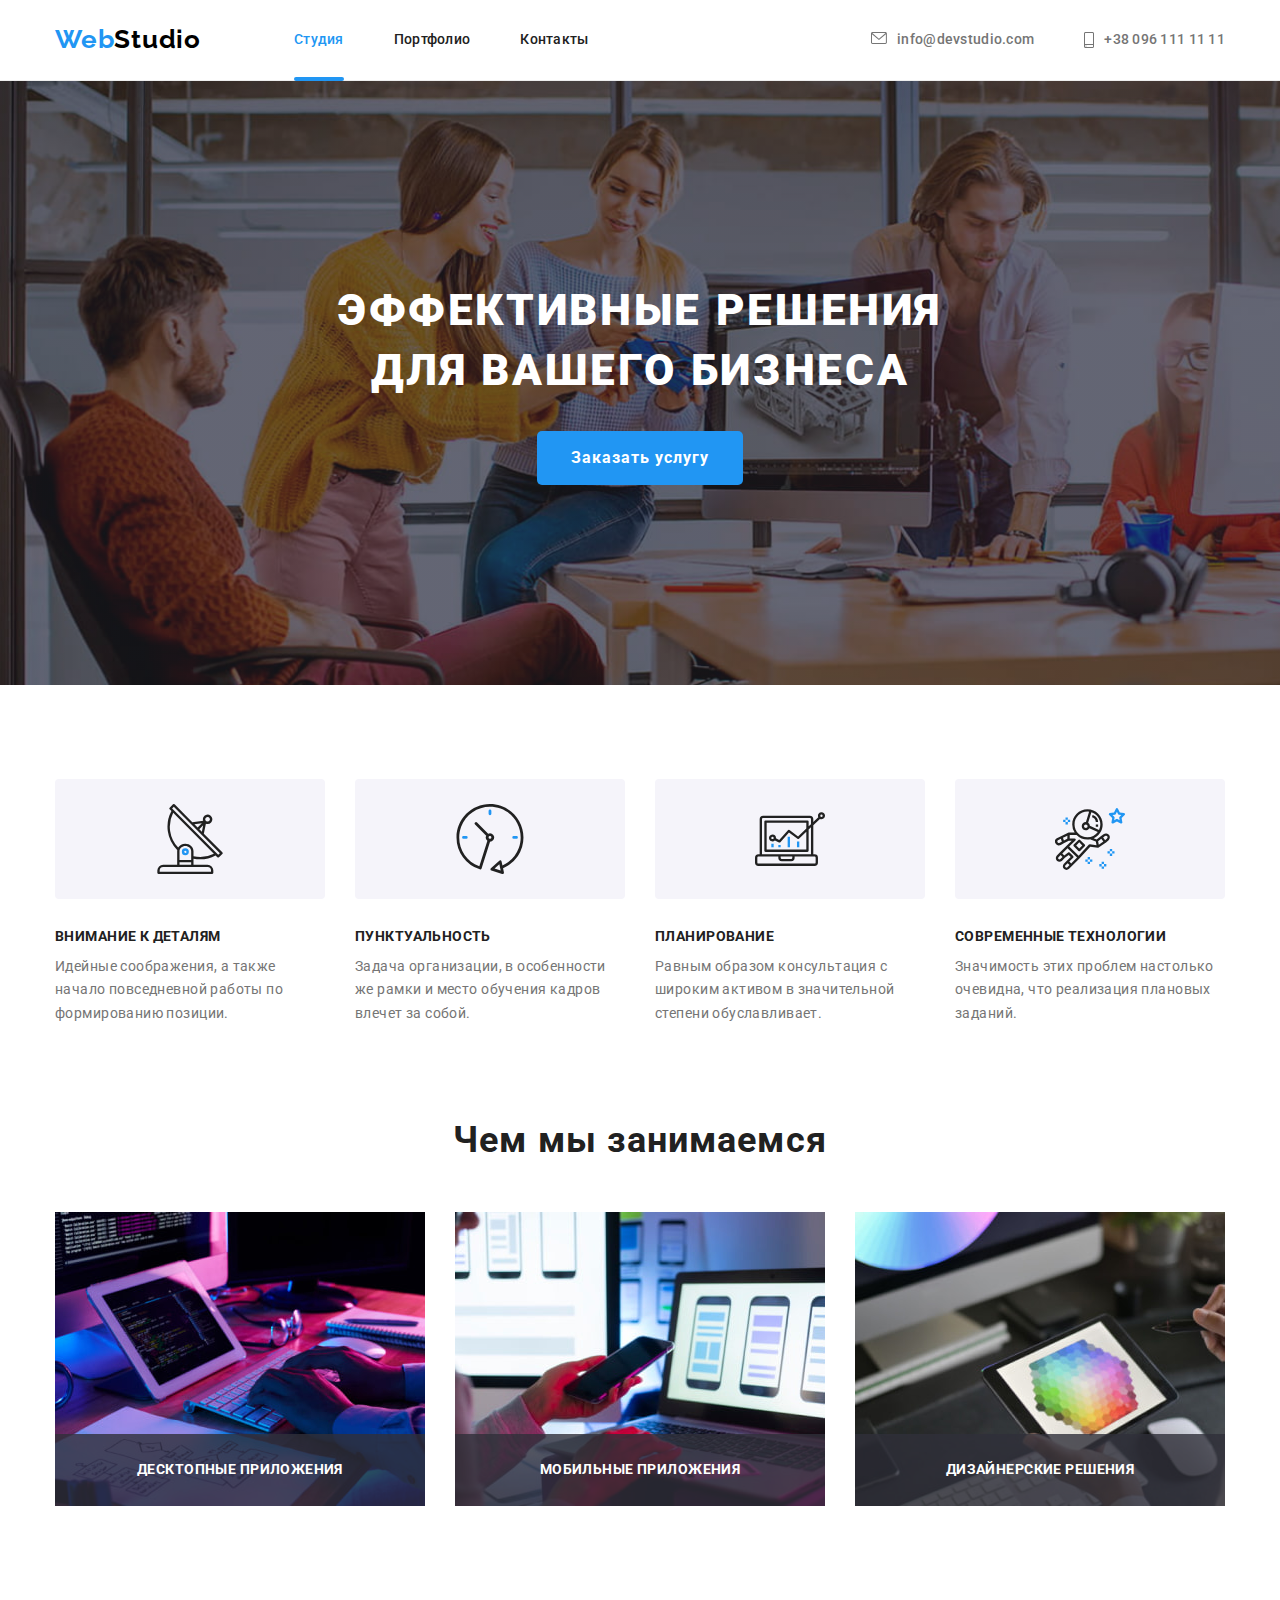
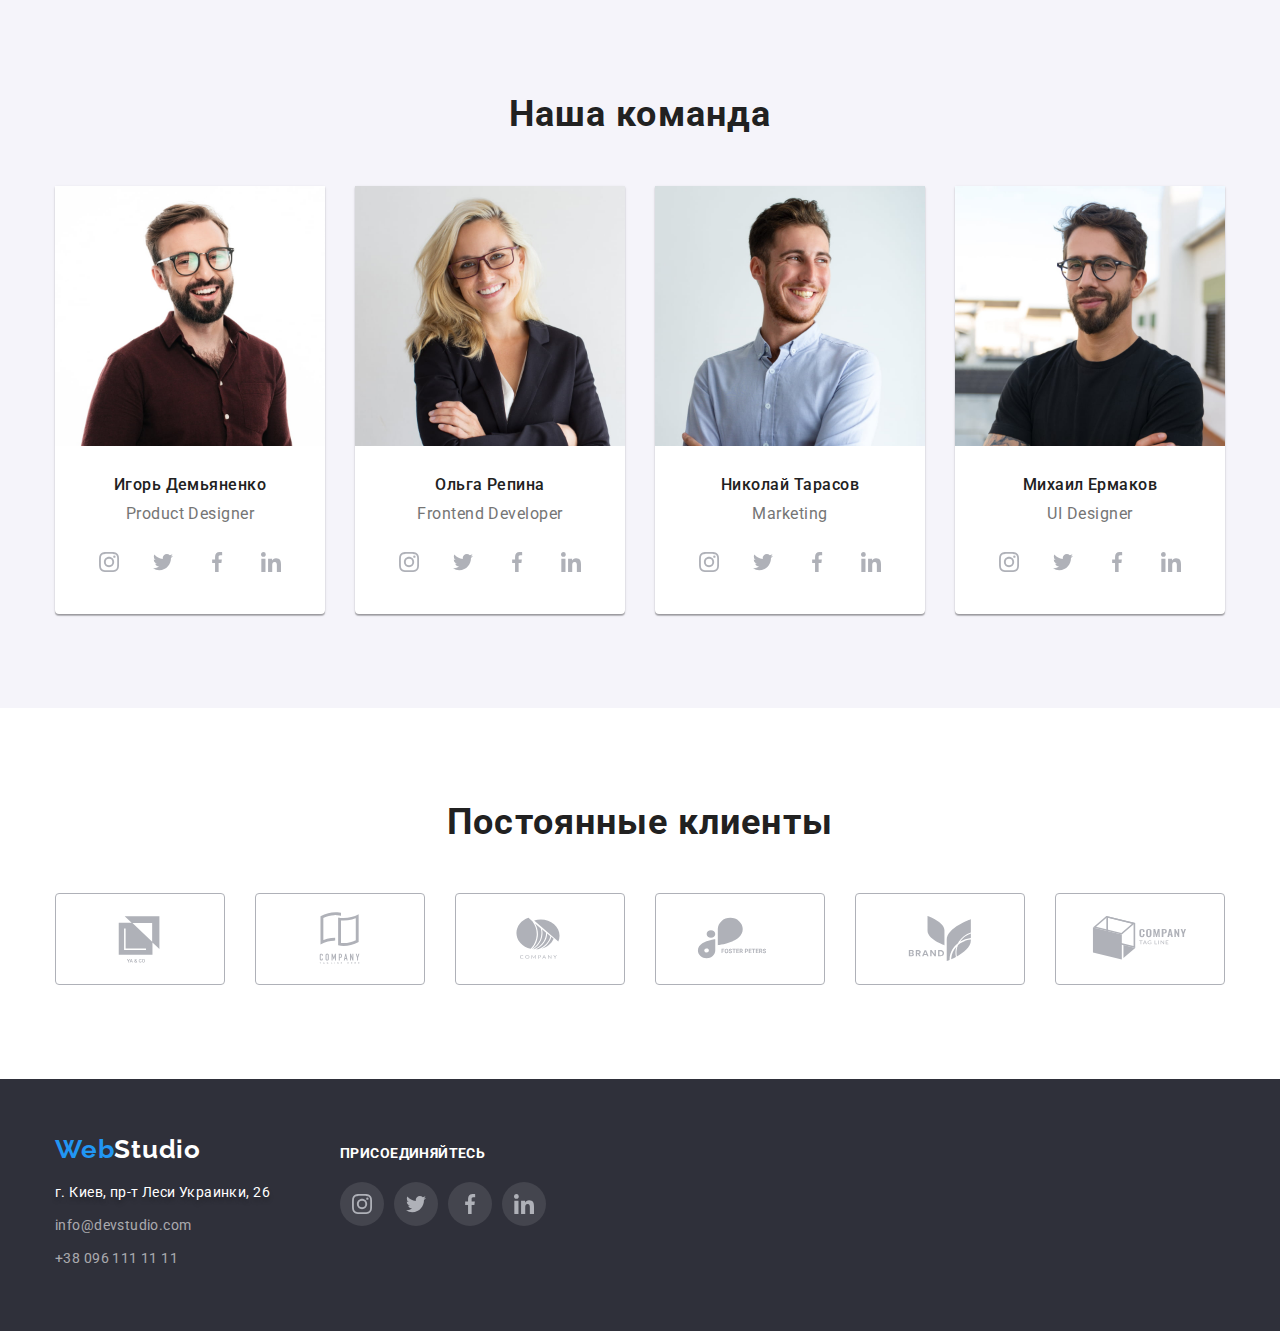
<file: index.html>
<!DOCTYPE html>
<html lang="ru">
  <head>
    <meta charset="UTF-8" />
    <meta http-equiv="X-UA-Compatible" content="IE=edge" />
    <meta name="viewport" content="width=device-width, initial-scale=1.0" />
    <title>Document</title>
    <link rel="preconnect" href="https://fonts.googleapis.com" />
    <link rel="preconnect" href="https://fonts.gstatic.com" crossorigin />
    <link rel="preconnect" href="https://fonts.googleapis.com" />
    <link rel="preconnect" href="https://fonts.gstatic.com" crossorigin />
    <link
      href="https://fonts.googleapis.com/css2?family=Raleway:wght@700&family=Roboto:wght@400;500;700;900&display=swap"
      rel="stylesheet"
    />
    <link
      rel="stylesheet"
      href="https://cdnjs.cloudflare.com/ajax/libs/modern-normalize/1.1.0/modern-normalize.min.css
    "
    />
    <link rel="stylesheet" href="./styles/style.css" />
  </head>

  <body data-page>
    <header class="header">
      <div class="container header-container">
        <a href="WebStudio" class="logo">
          <span class="logo-first-word">Web</span
          ><span class="logo-second-word">Studio</span></a
        >
        <nav class="header-div">
          <ul class="main-nav">
            <li class="header-list-item">
              <a
                href="./index.html"
                class="link header-link nav-link current-link"
                >Студия</a
              >
            </li>

            <li class="header-list-item">
              <a href="./Portfolio.html" class="link header-link nav-link"
                >Портфолио</a
              >
            </li>

            <li class="header-list-item">
              <a href="Контакты" class="link header-link nav-link">Контакты</a>
            </li>
          </ul>
        </nav>

        <div class="secondsry-nav-div">
          <ul class="secondsry-nav">
            <li class="contact-list-item">
              <a
                href="mailto:info@devstudio.com"
                class="header-contact-link mail"
                ><svg class="contact-svg" width="16" height="12">
                  <use href="./image/icons.svg#mail"></use>
                </svg>
                info@devstudio.com</a
              >
            </li>
            <li class="contact-list-item">
              <a href="tel:+380961111111" class="header-contact-link phone">
                <svg class="contact-svg" width="10" height="16">
                  <use href="./image/icons.svg#phone"></use></svg
                >+38 096 111 11 11</a
              >
            </li>
          </ul>
        </div>
      </div>
    </header>

    <main>
      <!-- Секция герой -->
      <section class="hero">
        <div class="container">
          <h1 class="hero-title">
            Эффективные решения<br />для вашего бизнеса
          </h1>
          <button class="btn" type="button" data-modal-open>
            Заказать услугу
          </button>
        </div>
      </section>

      <!--Список преимуществ-->
      <section class="benefits">
        <div class="container">
          <h2 class="visually-hidden">Список преимуществ</h2>
          <ul class="benefits-list">
            <li class="benefits-list-item">
              <div class="benefits-svg-div">
                <svg width="70" height="70">
                  <use href="./image/icons.svg#feature1"></use>
                </svg>
              </div>
              <h3 class="benefits-title">Внимание к деталям</h3>
              <p class="benefits-text">
                Идейные соображения, а также начало повседневной работы по
                формированию позиции.
              </p>
            </li>

            <li class="benefits-list-item">
              <div class="benefits-svg-div">
                <svg width="70" height="70">
                  <use href="./image/icons.svg#feature2"></use>
                </svg>
              </div>
              <h3 class="benefits-title">Пунктуальность</h3>
              <p class="benefits-text">
                Задача организации, в особенности же рамки и место обучения
                кадров влечет за собой.
              </p>
            </li>

            <li class="benefits-list-item">
              <div class="benefits-svg-div">
                <svg width="70" height="70">
                  <use href="./image/icons.svg#feature3"></use>
                </svg>
              </div>
              <h3 class="benefits-title">Планирование</h3>
              <p class="benefits-text">
                Равным образом консультация с широким активом в значительной
                степени обуславливает.
              </p>
            </li>

            <li class="benefits-list-item">
              <div class="benefits-svg-div">
                <svg width="70" height="70">
                  <use href="./image/icons.svg#feature4"></use>
                </svg>
              </div>
              <h3 class="benefits-title">Современные технологии</h3>
              <p class="benefits-text">
                Значимость этих проблем настолько очевидна, что реализация
                плановых заданий.
              </p>
            </li>
          </ul>
        </div>
      </section>

      <!--Чем мы занимаемся-->
      <section class="our-work">
        <div class="container">
          <h2 class="work-title">Чем мы занимаемся</h2>
          <ul class="our-works-list">
            <li class="list-item">
              <div class="work-card-title-div">
                <img
                  src="./image/studio/what-we-do1.jpg"
                  alt="Рабочий процесс"
                  width="370"
                />
                <p class="work-card-title">Десктопные приложения</p>
              </div>
            </li>

            <li class="list-item">
              <div class="work-card-title-div">
                <img
                  src="./image/studio/what-we-do2.jpg"
                  alt="Рабочий процесс"
                  width="370"
                />
                <p class="work-card-title">Мобильные приложения</p>
              </div>
            </li>

            <li class="list-item">
              <div class="work-card-title-div">
                <img
                  src="./image/studio/what-we-do3.jpg"
                  alt="Рабочий процесс"
                  width="370"
                />
                <p class="work-card-title">Дизайнерские решения</p>
              </div>
            </li>
          </ul>
        </div>
      </section>

      <!--Наша команда-->
      <section class="team">
        <div class="container">
          <h2 class="team-title">Наша команда</h2>
          <ul class="team-list">
            <li class="list-item">
              <div class="team-card">
                <img
                  src="./image/studio/worker1.jpg"
                  alt="Работник 1"
                  width="270"
                />
                <div class="workers-title-div">
                  <h3 class="workers-name">Игорь Демьяненко</h3>
                  <p class="worker-position">Product Designer</p>
                  <ul class="team-svg-list">
                    <li>
                      <a href="" class="team-svg-card" aria-label="socialmedia">
                        <svg class="team-svg" width="20px" height="20px">
                          <use href="./image/icons.svg#instagram"></use>
                        </svg>
                      </a>
                    </li>

                    <li>
                      <a href="" class="team-svg-card" aria-label="socialmedia">
                        <svg class="team-svg" width="20px" height="20px">
                          <use href="./image/icons.svg#twitter"></use>
                        </svg>
                      </a>
                    </li>

                    <li>
                      <a href="" class="team-svg-card" aria-label="socialmedia">
                        <svg class="team-svg" width="20px" height="20px">
                          <use href="./image/icons.svg#facebook"></use>
                        </svg>
                      </a>
                    </li>

                    <li>
                      <a href="" class="team-svg-card" aria-label="socialmedia">
                        <svg class="team-svg" width="20px" height="20px">
                          <use href="./image/icons.svg#linkedin"></use>
                        </svg>
                      </a>
                    </li>
                  </ul>
                </div>
              </div>
            </li>

            <li class="list-item">
              <div class="team-card">
                <img
                  src="./image/studio/worker2.jpg"
                  alt="Работник 2"
                  width="270"
                />
                <div class="workers-title-div">
                  <h3 class="workers-name">Ольга Репина</h3>
                  <p class="worker-position">Frontend Developer</p>
                  <ul class="team-svg-list">
                    <li>
                      <a href="" class="team-svg-card" aria-label="socialmedia">
                        <svg class="team-svg" width="20px" height="20px">
                          <use href="./image/icons.svg#instagram"></use>
                        </svg>
                      </a>
                    </li>

                    <li>
                      <a href="" class="team-svg-card" aria-label="socialmedia">
                        <svg class="team-svg" width="20px" height="20px">
                          <use href="./image/icons.svg#twitter"></use>
                        </svg>
                      </a>
                    </li>

                    <li>
                      <a href="" class="team-svg-card" aria-label="socialmedia">
                        <svg class="team-svg" width="20px" height="20px">
                          <use href="./image/icons.svg#facebook"></use>
                        </svg>
                      </a>
                    </li>

                    <li>
                      <a href="" class="team-svg-card" aria-label="socialmedia">
                        <svg class="team-svg" width="20px" height="20px">
                          <use href="./image/icons.svg#linkedin"></use>
                        </svg>
                      </a>
                    </li>
                  </ul>
                </div>
              </div>
            </li>

            <li class="list-item">
              <div class="team-card">
                <img
                  src="./image/studio/worker3.jpg"
                  alt="Работник 3"
                  width="270"
                />
                <div class="workers-title-div">
                  <h3 class="workers-name">Николай Тарасов</h3>
                  <p class="worker-position">Marketing</p>
                  <ul class="team-svg-list">
                    <li>
                      <a href="" class="team-svg-card" aria-label="socialmedia">
                        <svg class="team-svg" width="20px" height="20px">
                          <use href="./image/icons.svg#instagram"></use>
                        </svg>
                      </a>
                    </li>

                    <li>
                      <a href="" class="team-svg-card" aria-label="socialmedia">
                        <svg class="team-svg" width="20px" height="20px">
                          <use href="./image/icons.svg#twitter"></use>
                        </svg>
                      </a>
                    </li>

                    <li>
                      <a href="" class="team-svg-card" aria-label="socialmedia">
                        <svg class="team-svg" width="20px" height="20px">
                          <use href="./image/icons.svg#facebook"></use>
                        </svg>
                      </a>
                    </li>

                    <li>
                      <a href="" class="team-svg-card" aria-label="socialmedia">
                        <svg class="team-svg" width="20px" height="20px">
                          <use href="./image/icons.svg#linkedin"></use>
                        </svg>
                      </a>
                    </li>
                  </ul>
                </div>
              </div>
            </li>

            <li class="list-item">
              <div class="team-card">
                <img
                  src="./image/studio/worker4.jpg"
                  alt="Работник 4"
                  width="270"
                />
                <div class="workers-title-div">
                  <h3 class="workers-name">Михаил Ермаков</h3>
                  <p class="worker-position">UI Designer</p>
                  <ul class="team-svg-list">
                    <li>
                      <a href="" class="team-svg-card" aria-label="socialmedia">
                        <svg class="team-svg" width="20px" height="20px">
                          <use href="./image/icons.svg#instagram"></use>
                        </svg>
                      </a>
                    </li>

                    <li>
                      <a href="" class="team-svg-card" aria-label="socialmedia">
                        <svg class="team-svg" width="20px" height="20px">
                          <use href="./image/icons.svg#twitter"></use>
                        </svg>
                      </a>
                    </li>

                    <li>
                      <a href="" class="team-svg-card" aria-label="socialmedia">
                        <svg class="team-svg" width="20px" height="20px">
                          <use href="./image/icons.svg#facebook"></use>
                        </svg>
                      </a>
                    </li>

                    <li>
                      <a href="" class="team-svg-card" aria-label="socialmedia">
                        <svg class="team-svg" width="20px" height="20px">
                          <use href="./image/icons.svg#linkedin"></use>
                        </svg>
                      </a>
                    </li>
                  </ul>
                </div>
              </div>
            </li>
          </ul>
        </div>
      </section>

      <!-- Клиенты -->
      <section class="clients">
        <div class="container">
          <h2 class="clients-title">Постоянные клиенты</h2>
          <ul class="clients-list">
            <li class="clients-list-item">
              <a href="" aria-label="клиент" class="clients-link">
                <svg class="clients-logo" width="106" height="60">
                  <use href="./image/icons.svg#client1"></use>
                </svg>
              </a>
            </li>

            <li class="clients-list-item">
              <a href="" aria-label="клиент" class="clients-link">
                <svg class="clients-logo" width="106" height="60">
                  <use href="./image/icons.svg#client2"></use>
                </svg>
              </a>
            </li>

            <li class="clients-list-item">
              <a href="" aria-label="клиент" class="clients-link">
                <svg class="clients-logo" width="106" height="60">
                  <use href="./image/icons.svg#client3"></use>
                </svg>
              </a>
            </li>

            <li class="clients-list-item">
              <a href="" aria-label="клиент" class="clients-link">
                <svg class="clients-logo" width="106" height="60">
                  <use href="./image/icons.svg#client4"></use>
                </svg>
              </a>
            </li>

            <li class="clients-list-item">
              <a href="" aria-label="клиент" class="clients-link">
                <svg class="clients-logo" width="106" height="60">
                  <use href="./image/icons.svg#client5"></use>
                </svg>
              </a>
            </li>

            <li class="clients-list-item">
              <a href="" aria-label="клиент" class="clients-link">
                <svg class="clients-logo" width="106" height="60">
                  <use href="./image/icons.svg#client6"></use>
                </svg>
              </a>
            </li>
          </ul>
        </div>
      </section>
    </main>

    <!-- Футер -->
    <footer class="footer">
      <div class="container footer-block">
        <div class="footer-container">
          <a href="WebStudio" class="logo">
            <span class="logo-first-word">Web</span
            ><span class="logo-white-word">Studio</span></a
          >

          <a
            href="https://goo.gl/maps/T2ZpNwHjRuijeioPA"
            class="link adress"
            target="«_blank»"
            rel="noopener noreferrer"
          >
            г. Киев, пр-т Леси Украинки, 26
          </a>

          <a href="mailto:info@devstudio.com" class="footer-contact-link"
            >info@devstudio.com</a
          >

          <a href="tel:+380961111111" class="footer-contact-link"
            >+38 096 111 11 11</a
          >
        </div>

        <div>
          <p class="footer-title">присоединяйтесь</p>
          <ul class="team-svg-list">
            <li>
              <a href="" aria-label="Socialmedia" class="social-link">
                <svg class="social-link-svg" width="20px" height="20px">
                  <use href="./image/icons.svg#instagram"></use>
                </svg>
              </a>
            </li>

            <li>
              <a href="" aria-label="Socialmedia" class="social-link">
                <svg class="social-link-svg" width="20px" height="20px">
                  <use href="./image/icons.svg#twitter"></use>
                </svg>
              </a>
            </li>

            <li>
              <a href="" aria-label="Socialmedia" class="social-link">
                <svg class="social-link-svg" width="20px" height="20px">
                  <use href="./image/icons.svg#facebook"></use>
                </svg>
              </a>
            </li>

            <li>
              <a href="" aria-label="Socialmedia" class="social-link">
                <svg class="social-link-svg" width="20px" height="20px">
                  <use href="./image/icons.svg#linkedin"></use>
                </svg>
              </a>
            </li>
          </ul>
        </div>
      </div>
    </footer>

    <!-- Модальное окно -->
    <div class="backdrop is-hidden" data-modal>
      <div class="modal">
        <button class="modal-close-btn" type="button" data-modal-close>
          <svg class="modal-svg" width="18" height="18">
            <use href="./image/icons.svg#close"></use>
          </svg>
        </button>
      </div>
    </div>
    <script src="./modal.js"></script>
  </body>
</html>
</file>
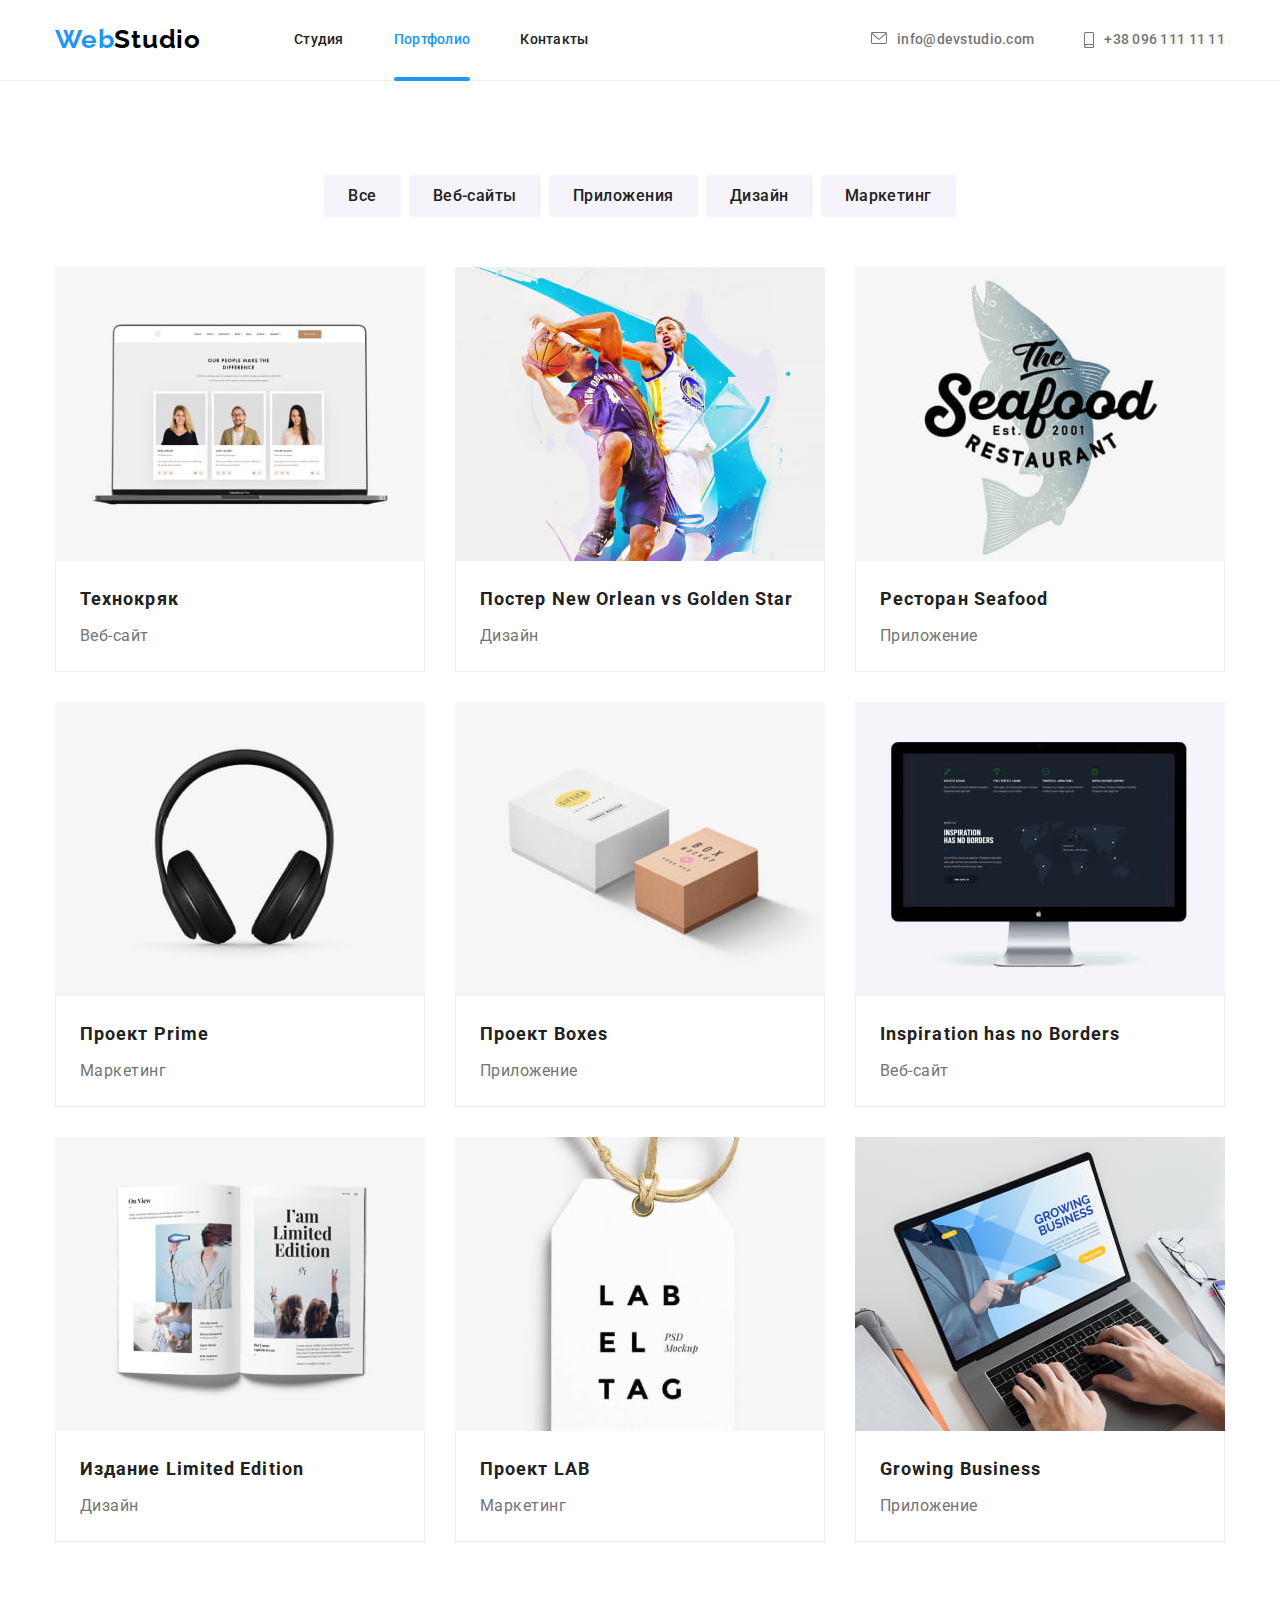
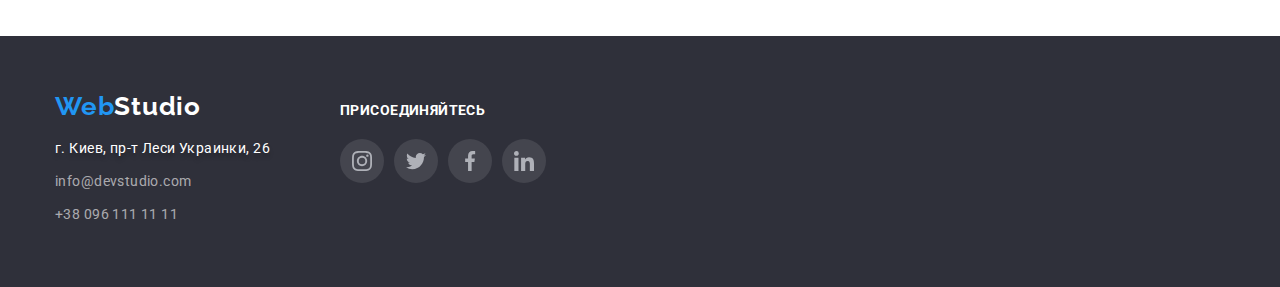
<file: Portfolio.html>
<!DOCTYPE html>
<html lang="ru">
  <head>
    <meta charset="UTF-8" />
    <meta http-equiv="X-UA-Compatible" content="IE=edge" />
    <meta name="viewport" content="width=device-width, initial-scale=1.0" />
    <title>Document</title>
    <link rel="preconnect" href="https://fonts.googleapis.com" />
    <link rel="preconnect" href="https://fonts.gstatic.com" crossorigin />
    <link rel="preconnect" href="https://fonts.googleapis.com" />
    <link rel="preconnect" href="https://fonts.gstatic.com" crossorigin />
    <link
      href="https://fonts.googleapis.com/css2?family=Raleway:wght@700&family=Roboto:wght@400;500;700;900&display=swap"
      rel="stylesheet"
    />
    <link
      rel="stylesheet"
      href="https://cdnjs.cloudflare.com/ajax/libs/modern-normalize/1.1.0/modern-normalize.min.css
    "
    />
    <link rel="stylesheet" href="./styles/style.css" />
  </head>

  <body>
    <header class="header">
      <div class="container header-container">
        <a href="WebStudio" class="logo">
          <span class="logo-first-word">Web</span
          ><span class="logo-second-word">Studio</span></a
        >
        <nav class="header-div">
          <ul class="main-nav">
            <li class="header-list-item">
              <a href="./index.html" class="link header-link nav-link"
                >Студия</a
              >
            </li>

            <li class="header-list-item">
              <a
                href="./Portfolio.html"
                class="link header-link current-link nav-link"
                >Портфолио</a
              >
            </li>

            <li class="header-list-item">
              <a href="Контакты" class="link header-link nav-link">Контакты</a>
            </li>
          </ul>
        </nav>

        <div class="secondsry-nav-div">
          <ul class="secondsry-nav">
            <li class="contact-list-item">
              <a
                href="mailto:info@devstudio.com"
                class="header-contact-link mail"
                ><svg class="contact-svg" width="16" height="12">
                  <use href="./image/icons.svg#mail"></use>
                </svg>
                info@devstudio.com</a
              >
            </li>
            <li class="contact-list-item">
              <a href="tel:+380961111111" class="header-contact-link phone">
                <svg class="contact-svg" width="10" height="16">
                  <use href="./image/icons.svg#phone"></use></svg
                >+38 096 111 11 11</a
              >
            </li>
          </ul>
        </div>
      </div>
    </header>

    <main>
      <section class="portfolio">
        <div class="container">
          <h1 class="visually-hidden">Портфолио</h1>
          <ul class="btn-list">
            <li class="btn-list-item">
              <button type="button" class="portfolio-btn">Все</button>
            </li>

            <li class="btn-list-item">
              <button type="button" class="portfolio-btn">Веб-сайты</button>
            </li>

            <li class="btn-list-item">
              <button type="button" class="portfolio-btn">Приложения</button>
            </li>

            <li class="btn-list-item">
              <button type="button" class="portfolio-btn">Дизайн</button>
            </li>

            <li class="btn-list-item">
              <button type="button" class="portfolio-btn">Маркетинг</button>
            </li>
          </ul>

          <ul class="portfolio-card-list">
            <li class="portfolio-card">
              <div class="portfolio-hover-div">
                <img src="./image/Portfolio/1.jpg" alt="ноутбук" width="370" />

                <div class="overlay">
                  <p class="portfolio-hover-title">
                    Ресурс предлагает комплексные предложения с разным уровнем
                    функционала и сервисов. Все это позволит посетителю получить
                    исчерпывающие сведения о компании или частном лице.
                  </p>
                </div>
              </div>
              <div class="portfolio-title-div">
                <h2 class="portfolio-title">Технокряк</h2>
                <p class="portfolio-category">Веб-сайт</p>
              </div>
            </li>

            <li class="portfolio-card">
              <div class="portfolio-hover-div">
                <img
                  src="./image/Portfolio/2.jpg"
                  alt="баскетбол"
                  width="370"
                />
                <div class="overlay">
                  <p class="portfolio-hover-title">
                    Lorem ipsum dolor sit amet, consectetur adipisicing elit. Ex
                    sapiente id exercitationem esse deleniti repellendus
                    necessitatibus omnis tempora eius aliquid.
                  </p>
                </div>
              </div>
              <div class="portfolio-title-div">
                <h2 class="portfolio-title">
                  Постер New Orlean vs Golden Star
                </h2>
                <p class="portfolio-category">Дизайн</p>
              </div>
            </li>

            <li class="portfolio-card">
              <div class="portfolio-hover-div">
                <img
                  src="./image/Portfolio/3.jpg"
                  alt="лого ресторана"
                  width="370"
                />
                <div class="overlay">
                  <p class="portfolio-hover-title">
                    Lorem ipsum dolor sit amet, consectetur adipisicing elit. Ex
                    sapiente id exercitationem esse deleniti repellendus
                    necessitatibus omnis tempora eius aliquid.
                  </p>
                </div>
              </div>
              <div class="portfolio-title-div">
                <h2 class="portfolio-title">Ресторан Seafood</h2>
                <p class="portfolio-category">Приложение</p>
              </div>
            </li>

            <li class="portfolio-card">
              <div class="portfolio-hover-div">
                <img src="./image/Portfolio/4.jpg" alt="наушники" width="370" />

                <div class="overlay">
                  <p class="portfolio-hover-title">
                    Lorem ipsum dolor sit amet, consectetur adipisicing elit. Ex
                    sapiente id exercitationem esse deleniti repellendus
                    necessitatibus omnis tempora eius aliquid.
                  </p>
                </div>
              </div>
              <div class="portfolio-title-div">
                <h2 class="portfolio-title">Проект Prime</h2>
                <p class="portfolio-category">Маркетинг</p>
              </div>
            </li>

            <li class="portfolio-card">
              <div class="portfolio-hover-div">
                <img src="./image/Portfolio/5.jpg" alt="коробки" width="370" />

                <div class="overlay">
                  <p class="portfolio-hover-title">
                    Lorem ipsum dolor sit amet, consectetur adipisicing elit. Ex
                    sapiente id exercitationem esse deleniti repellendus
                    necessitatibus omnis tempora eius aliquid.
                  </p>
                </div>
              </div>
              <div class="portfolio-title-div">
                <h2 class="portfolio-title">Проект Boxes</h2>
                <p class="portfolio-category">Приложение</p>
              </div>
            </li>

            <li class="portfolio-card">
              <div class="portfolio-hover-div">
                <img src="./image/Portfolio/6.jpg" alt="монитор" width="370" />

                <div class="overlay">
                  <p class="portfolio-hover-title">
                    Lorem ipsum dolor sit amet, consectetur adipisicing elit. Ex
                    sapiente id exercitationem esse deleniti repellendus
                    necessitatibus omnis tempora eius aliquid.
                  </p>
                </div>
              </div>
              <div class="portfolio-title-div">
                <h2 class="portfolio-title">Inspiration has no Borders</h2>
                <p class="portfolio-category">Веб-сайт</p>
              </div>
            </li>

            <li class="portfolio-card">
              <div class="portfolio-hover-div">
                <img src="./image/Portfolio/7.jpg" alt="журнал" width="370" />

                <div class="overlay">
                  <p class="portfolio-hover-title">
                    Lorem ipsum dolor sit amet, consectetur adipisicing elit. Ex
                    sapiente id exercitationem esse deleniti repellendus
                    necessitatibus omnis tempora eius aliquid.
                  </p>
                </div>
              </div>
              <div class="portfolio-title-div">
                <h2 class="portfolio-title">Издание Limited Edition</h2>
                <p class="portfolio-category">Дизайн</p>
              </div>
            </li>

            <li class="portfolio-card">
              <div class="portfolio-hover-div">
                <img src="./image/Portfolio/8.jpg" alt="лейб" width="370" />

                <div class="overlay">
                  <p class="portfolio-hover-title">
                    Lorem ipsum dolor sit amet, consectetur adipisicing elit. Ex
                    sapiente id exercitationem esse deleniti repellendus
                    necessitatibus omnis tempora eius aliquid.
                  </p>
                </div>
              </div>
              <div class="portfolio-title-div">
                <h2 class="portfolio-title">Проект LAB</h2>
                <p class="portfolio-category">Маркетинг</p>
              </div>
            </li>

            <li class="portfolio-card">
              <div class="portfolio-hover-div">
                <img
                  src="./image/Portfolio/9.jpg"
                  alt="печать на пк"
                  width="370"
                />
                <div class="overlay">
                  <p class="portfolio-hover-title">
                    Lorem ipsum dolor sit amet, consectetur adipisicing elit. Ex
                    sapiente id exercitationem esse deleniti repellendus
                    necessitatibus omnis tempora eius aliquid.
                  </p>
                </div>
              </div>
              <div class="portfolio-title-div">
                <h2 class="portfolio-title">Growing Business</h2>
                <p class="portfolio-category">Приложение</p>
              </div>
            </li>
          </ul>
        </div>
      </section>
    </main>

    <footer class="footer">
      <div class="container footer-block">
        <div class="footer-container">
          <a href="WebStudio" class="logo">
            <span class="logo-first-word">Web</span
            ><span class="logo-white-word">Studio</span></a
          >

          <a
            href="https://goo.gl/maps/T2ZpNwHjRuijeioPA"
            class="link adress"
            target="«_blank»"
            rel="noopener noreferrer"
          >
            г. Киев, пр-т Леси Украинки, 26
          </a>

          <a href="mailto:info@devstudio.com" class="footer-contact-link"
            >info@devstudio.com</a
          >

          <a href="tel:+380961111111" class="footer-contact-link"
            >+38 096 111 11 11</a
          >
        </div>

        <div>
          <p class="footer-title">присоединяйтесь</p>
          <ul class="team-svg-list">
            <li>
              <a href="" class="social-link">
                <svg class="social-link-svg" width="20px" height="20px">
                  <use href="./image/icons.svg#instagram"></use>
                </svg>
              </a>
            </li>

            <li>
              <a href="" class="social-link">
                <svg class="social-link-svg" width="20px" height="20px">
                  <use href="./image/icons.svg#twitter"></use>
                </svg>
              </a>
            </li>

            <li>
              <a href="" class="social-link">
                <svg class="social-link-svg" width="20px" height="20px">
                  <use href="./image/icons.svg#facebook"></use>
                </svg>
              </a>
            </li>

            <li>
              <a href="" class="social-link">
                <svg class="social-link-svg" width="20px" height="20px">
                  <use href="./image/icons.svg#linkedin"></use>
                </svg>
              </a>
            </li>
          </ul>
        </div>
      </div>
    </footer>
  </body>
</html>
</file>
<file: styles/style.css>
:root {
  --main-text-color: #212121;
  --secondary-text-color: #757575;
}

body {
  font-family: "Roboto", sans-serif;
}
.no-scroll {
  overflow: hidden;
}

/* main styles */
ul {
  list-style: none;
}

.link {
  text-decoration: none;
  color: #212121;
}

img {
  display: block;
}

.container {
  width: 1200px;
  padding-right: 15px;
  padding-left: 15px;
  margin-right: auto;
  margin-left: auto;
}

.footer-block {
  display: flex;
  align-items: baseline;
  gap: 70px;
}

/* header */

.header {
  border-bottom: 1px solid #eeeeee;
}

.header-container {
  display: flex;
  align-items: center;
}

.header-div {
  display: flex;
  align-items: center;
}

.main-nav {
  display: flex;
  margin-top: 0;
  margin-bottom: 0;
  padding-left: 0;
}

.secondsry-nav-div {
  display: flex;
  margin-left: auto;
}

.secondsry-nav {
  display: flex;
  gap: 50px;
  padding-left: 0;
  margin-top: 0;
  margin-bottom: 0;
}

.logo {
  font-family: "Raleway";
  font-style: normal;
  font-weight: 700;
  font-size: 26px;
  line-height: 0.83;
  letter-spacing: 0.03em;
  text-decoration: none;
}

.logo-first-word {
  color: #2196f3;
}

.logo-second-word {
  color: #000000;
}

.header-list-item {
  margin-left: 50px;
}
.header-list-item:first-child {
  margin-left: 93px;
}

.header-link {
  position: relative;
  display: block;
  color: var(--main-text-color);
  font-style: normal;
  font-weight: 500;
  font-size: 14px;
  line-height: 1.14;
  letter-spacing: 0.02em;
  padding-top: 32px;
  padding-bottom: 32px;
  transition: color 250ms cubic-bezier(0.4, 0, 0.2, 1);
}

.header-link:hover,
.header-link:focus {
  color: #2196f3;
}
.current-link {
  color: #2196f3;
}

.current-link::after {
  position: absolute;
  bottom: -1px;
  content: "";
  width: 100%;
  height: 4px;
  background: #2196f3;
  border-radius: 2px;
  display: block;
}

.header-contact-link {
  color: var(--secondary-text-color);
  text-decoration: none;
  font-weight: 500;
  font-size: 14px;
  line-height: 1.14;
  letter-spacing: 0.02em;
  padding-top: 32px;
  padding-bottom: 32px;
  display: flex;
  justify-content: center;
  align-items: flex-start;
  transition: color 250ms cubic-bezier(0.4, 0, 0.2, 1);
}

.header-contact-link:hover,
.header-contact-link:focus {
  color: #2196f3;
}

.contact-list-item {
  display: flex;
  justify-content: center;
  align-items: center;
}
.header-contact-link:hover,
.header-contact-link:focus .contact-svg {
  fill: currentColor;
}

.contact-svg {
  fill: currentColor;
  margin-right: 10px;
  display: inline-block;
}

/* Section hero */

.hero {
  max-width: 1600px;
  display: block;
  background-color: rgba(47, 48, 58, 0.4);
  background-image: linear-gradient(
      to right,
      rgba(47, 48, 58, 0.4),
      rgba(47, 48, 58, 0.4)
    ),
    url(../image/background/bg_hero.jpg);
  background-repeat: no-repeat;
  background-size: cover;
  text-align: center;
  margin-right: auto;
  margin-left: auto;
  padding-top: 200px;
  padding-right: 0;
  padding-bottom: 200px;
  padding-left: 0;
}

.hero-title {
  color: #ffffff;
  font-style: normal;
  font-weight: 900;
  font-size: 44px;
  line-height: 1.36;
  text-align: center;
  letter-spacing: 0.06em;
  text-transform: uppercase;
  margin-top: 0;
  margin-bottom: 30px;
}

.btn {
  font-family: inherit;
  font-style: normal;
  font-weight: 700;
  font-size: 16px;
  line-height: 1.87;
  display: inline-block;
  text-align: center;
  letter-spacing: 0.06em;
  color: #ffffff;
  background-color: #2196f3;
  cursor: pointer;
  border-radius: 5px;
  border-color: transparent;
  min-width: 200px;
  padding: 10px 32px;
}

/* Список преимуществ */

.benefits {
  padding-top: 94px;
}

.visually-hidden {
  position: absolute;
  width: 1px;
  height: 1px;
  margin: -1px;
  border: 0;
  padding: 0;
  white-space: nowrap;
  clip-path: inset(100%);
  clip: rect(0 0 0 0);
  overflow: hidden;
}

.benefits-list {
  display: flex;
  gap: 30px;
  justify-content: space-between;
  padding-left: 0;
  margin-top: 0;
  margin-bottom: 0;
}
.benefits-list-item {
  flex-basis: 270px;
}

.benefits-svg-div {
  width: 270px;
  height: 120px;
  background-color: #f5f4fa;
  border-radius: 4px;
  margin-bottom: 30px;
  display: flex;
  justify-content: center;
  align-items: center;
}

.benefits-title {
  color: var(--main-text-color);
  font-style: normal;
  font-weight: 700;
  font-size: 14px;
  line-height: 1.14;
  letter-spacing: 0.03em;
  text-transform: uppercase;
  margin-top: 0;
  margin-bottom: 10px;
}

.benefits-text {
  color: var(--secondary-text-color);
  font-style: normal;
  font-weight: 400;
  font-size: 14px;
  line-height: 1.71;
  letter-spacing: 0.03em;
  margin-top: 0;
  margin-bottom: 0;
}

/* Чем мы занимаемся */
.our-work {
  padding-top: 94px;
  padding-bottom: 94px;
}

.our-works-list {
  display: flex;
  justify-content: space-between;
  padding-left: 0;
  gap: 30px;
  margin-top: 0;
  margin-bottom: 0;
}

.work-title {
  color: var(--main-text-color);
  font-style: normal;
  font-weight: 700;
  font-size: 36px;
  line-height: 1.16;
  text-align: center;
  letter-spacing: 0.03em;
  margin-top: 0;
  margin-bottom: 50px;
}
.work-card-title-div {
  position: relative;
}
.work-card-title {
  position: absolute;
  bottom: 0;
  width: 100%;
  margin: 0;
  font-weight: 700;
  font-size: 14px;
  line-height: 1.14;
  text-align: center;
  letter-spacing: 0.03em;
  text-transform: uppercase;
  color: #ffffff;
  background-color: rgba(47, 48, 58, 0.8);
  padding-top: 28px;
  padding-bottom: 28px;
}

/* наша команда */

.team {
  background: #f5f4fa;
  padding-top: 94px;
  padding-bottom: 94px;
}

.team-title {
  color: var(--main-text-color);
  font-weight: 700;
  font-size: 36px;
  line-height: 1.16;
  text-align: center;
  letter-spacing: 0.03em;
  margin-top: 0;
  margin-bottom: 50px;
}

.team-list {
  display: flex;
  gap: 30px;
  justify-content: space-around;
  padding-left: 0;
  margin-top: 0;
  margin-bottom: 0;
}

.team-card {
  background: #ffffff;
  box-shadow: 0px 1px 3px rgba(0, 0, 0, 0.12), 0px 1px 1px rgba(0, 0, 0, 0.14),
    0px 2px 1px rgba(0, 0, 0, 0.2);
  border-radius: 0px 0px 4px 4px;
}

.workers-title-div {
  padding-top: 30px;
  padding-bottom: 30px;
  text-align: center;
}

.workers-name {
  color: var(--main-text-color);
  font-style: normal;
  font-weight: 500;
  font-size: 16px;
  line-height: 1.18;
  letter-spacing: 0.03em;
  margin-top: 0;
  margin-bottom: 10px;
}

.worker-position {
  color: var(--secondary-text-color);
  font-style: normal;
  font-weight: 400;
  font-size: 16px;
  line-height: 1.18;
  letter-spacing: 0.03em;
  margin-top: 0;
  margin-bottom: 16px;
}

.team-svg-list {
  display: flex;
  gap: 10px;
  justify-content: center;
  padding-left: 0;
  margin-top: 0;
  margin-bottom: 0;
}

.team-svg-card {
  width: 44px;
  height: 44px;
  color: #afb1b8;
  border-radius: 50%;
  display: flex;
  justify-content: center;
  align-items: center;
  transition: color 250ms cubic-bezier(0.4, 0, 0.2, 1),
    background 250ms cubic-bezier(0.4, 0, 0.2, 1);
}

.team-svg-card:hover,
.team-svg-card:focus {
  background-color: #2196f3;
  color: #ffffff;
}

.team-svg {
  fill: currentColor;
}
.team-svg-card:hover,
.team-svg-card:focus .team-svg {
  fill: currentColor;
}

/* клиенты */

.clients {
  padding-top: 94px;
  padding-bottom: 94px;
}

.clients-title {
  color: var(--main-text-color);
  font-weight: 700;
  font-size: 36px;
  line-height: 1.16;
  text-align: center;
  letter-spacing: 0.03em;
  margin-top: 0;
  margin-bottom: 50px;
}

.clients-list {
  display: flex;
  gap: 30px;
  margin-top: 0;
  margin-bottom: 0;
  padding-left: 0;
}

.clients-list-item {
  display: flex;
  justify-content: center;
  text-align: center;
}

.clients-link {
  display: flex;
  justify-content: center;
  align-items: center;
  border-radius: 4px;
  width: 170px;
  height: 92px;
  border: 1px solid #afb1b8;
  color: #afb1b8;
  transition: color 250ms cubic-bezier(0.4, 0, 0.2, 1),
    border 250ms cubic-bezier(0.4, 0, 0.2, 1);
}

.clients-link:hover,
.clients-link:focus {
  border: 1px solid #2196f3;
  color: #2196f3;
}

.clients-link:hover .clients-logo {
  fill: currentColor;
}
.clients-link:focus .clients-logo {
  fill: currentColor;
}

.clients-logo {
  fill: currentColor;
}

/* footer */

.footer {
  background-color: #2f303a;
  padding-top: 60px;
  padding-bottom: 60px;
}

.footer-container {
  display: flex;
  flex-direction: column;
  margin-left: 0;
}

.logo-white-word {
  color: #ffffff;
}

.adress {
  color: #ffffff;
  text-shadow: 0px 4px 4px rgba(0, 0, 0, 0.25);
  font-style: normal;
  font-weight: 400;
  font-size: 14px;
  line-height: 1.71;
  letter-spacing: 0.03em;
  margin-top: 20px;
  margin-bottom: 9px;
  transition: color 250ms cubic-bezier(0.4, 0, 0.2, 1);
}

.adress:hover,
.adress:focus {
  color: #2196f3;
}

.footer-contact-link {
  color: rgba(255, 255, 255, 0.6);
  font-style: normal;
  font-weight: 400;
  font-size: 14px;
  line-height: 1.71;
  letter-spacing: 0.03em;
  text-decoration: none;
  margin-bottom: 9px;
  transition: color 250ms cubic-bezier(0.4, 0, 0.2, 1);
}

.footer-contact-link:hover,
.footer-contact-link:focus {
  color: #2196f3;
}

.footer-contact-link:last-child {
  margin-bottom: 0;
}

.footer-title {
  font-weight: 700;
  font-size: 14px;
  line-height: 1.14;
  letter-spacing: 0.03em;
  text-transform: uppercase;
  color: #ffffff;
  margin-top: 0;
  margin-bottom: 20px;
}
.social-link {
  width: 44px;
  height: 44px;
  color: #afb1b8;
  background: rgba(255, 255, 255, 0.1);
  border-radius: 50%;
  display: flex;
  justify-content: center;
  align-items: center;
  transition: color 250ms cubic-bezier(0.4, 0, 0.2, 1),
    background 250ms cubic-bezier(0.4, 0, 0.2, 1);
}

.social-link:hover,
.social-link:focus {
  background-color: #2196f3;
  color: #ffffff;
}

.social-link-svg {
  fill: currentColor;
}
.social-link:hover,
.social-link:focus .team-svg {
  fill: currentColor;
}

/* Модальное окно */

.backdrop {
  position: fixed;
  top: 0;
  left: 0;
  width: 100%;
  height: 100%;
  background-color: rgba(0, 0, 0, 0.2);
  transition: opacity 250ms cubic-bezier(0.4, 0, 0.2, 1),
    visibility 250ms cubic-bezier(0.4, 0, 0.2, 1);
}

.backdrop.is-hidden {
  opacity: 0;
  visibility: hidden;
  pointer-events: none;
}

.modal {
  position: absolute;
  top: 50%;
  left: 50%;
  transform: translate(-50%, -50%) scale(1) rotate(0);
  width: 528px;
  height: 581px;
  background-color: #ffffff;
  box-shadow: 0px 1px 3px rgba(0, 0, 0, 0.12), 0px 1px 1px rgba(0, 0, 0, 0.14),
    0px 2px 1px rgba(0, 0, 0, 0.2);
  border-radius: 4px;
  transition: 1000ms;
}

.backdrop.is-hidden .modal {
  transform: translate(-50%, -50%) scale(0.2) rotate(45deg);
}

.modal-close-btn {
  position: absolute;
  padding: 6px;
  top: 8px;
  right: 8px;
  background-color: #ffffff;
  border: 1px solid rgba(0, 0, 0, 0.1);
  border-radius: 50%;
  display: flex;
  justify-content: center;
  align-items: center;
  cursor: pointer;
}

/* Портфолио */

.portfolio {
  padding-top: 94px;
  padding-bottom: 94px;
}

.btn-list {
  display: flex;
  justify-content: center;
  margin-top: 0;
  margin-bottom: 0;
  padding-left: 0;
}

.portfolio-btn {
  color: var(--main-text-color);
  background-color: #f5f4fa;
  font-style: normal;
  font-weight: 500;
  font-size: 16px;
  line-height: 1.62;
  text-align: center;
  letter-spacing: 0.03em;
  border-radius: 4px;
  border-color: transparent;
  padding: 6px 22px;
  cursor: pointer;
  transition: color 250ms cubic-bezier(0.4, 0, 0.2, 1),
    background 250ms cubic-bezier(0.4, 0, 0.2, 1);
}

.btn-list-item {
  margin-left: 8px;
}
.btn-list-item:first-child {
  margin-left: 0;
}

.portfolio-btn:hover,
.portfolio-btn:focus {
  background-color: #2196f3;
  color: #ffffff;
}
.btn-list {
  display: flex;
  margin-bottom: 50px;
}

.portfolio-card-list {
  display: flex;
  flex-wrap: wrap;
  gap: 30px;
  padding-left: 0;
  margin-top: 0;
  margin-bottom: 0;
}

.portfolio-card {
  flex-basis: calc((100% - 60px) / 3);
}

.portfolio-card:hover {
  box-shadow: 0px 1px 1px rgba(0, 0, 0, 0.12), 0px 4px 4px rgba(0, 0, 0, 0.06),
    1px 4px 6px rgba(0, 0, 0, 0.16);
}

.portfolio-card:hover .overlay {
  cursor: pointer;
  transform: translateY(0%);
}
.portfolio-hover-div {
  position: relative;
  overflow: hidden;
}

.overlay {
  position: absolute;
  bottom: 0;
  left: 0;
  display: block;
  transform: translateY(100%);
  background-color: rgba(33, 150, 243, 0.9);
  width: 100%;
  height: 100%;
  transition: transform 250ms cubic-bezier(0.4, 0, 0.2, 1);
}

.portfolio-hover-title {
  margin: 0;
  padding-top: 63px;
  padding-right: 24px;
  padding-bottom: 63px;
  padding-left: 24px;
  font-weight: 400;
  font-size: 18px;
  line-height: 1.55;
  letter-spacing: 0.03em;
  color: #ffffff;
}
.portfolio-hover-title:hover {
  opacity: 1;
}

.portfolio-title-div {
  border: 1px solid #eeeeee;
  border-top: none;
  padding-top: 20px;
  padding-right: 24px;
  padding-bottom: 20px;
  padding-left: 24px;
}

.portfolio-title {
  color: var(--main-text-color);
  font-weight: 700;
  font-size: 18px;
  line-height: 2;
  letter-spacing: 0.06em;
  margin-top: 0;
  margin-bottom: 4px;
}

.portfolio-category {
  color: var(--secondary-text-color);
  font-weight: 400;
  font-size: 16px;
  line-height: 1.87;
  letter-spacing: 0.03em;
  margin-top: 0;
  margin-bottom: 0;
}
</file>
